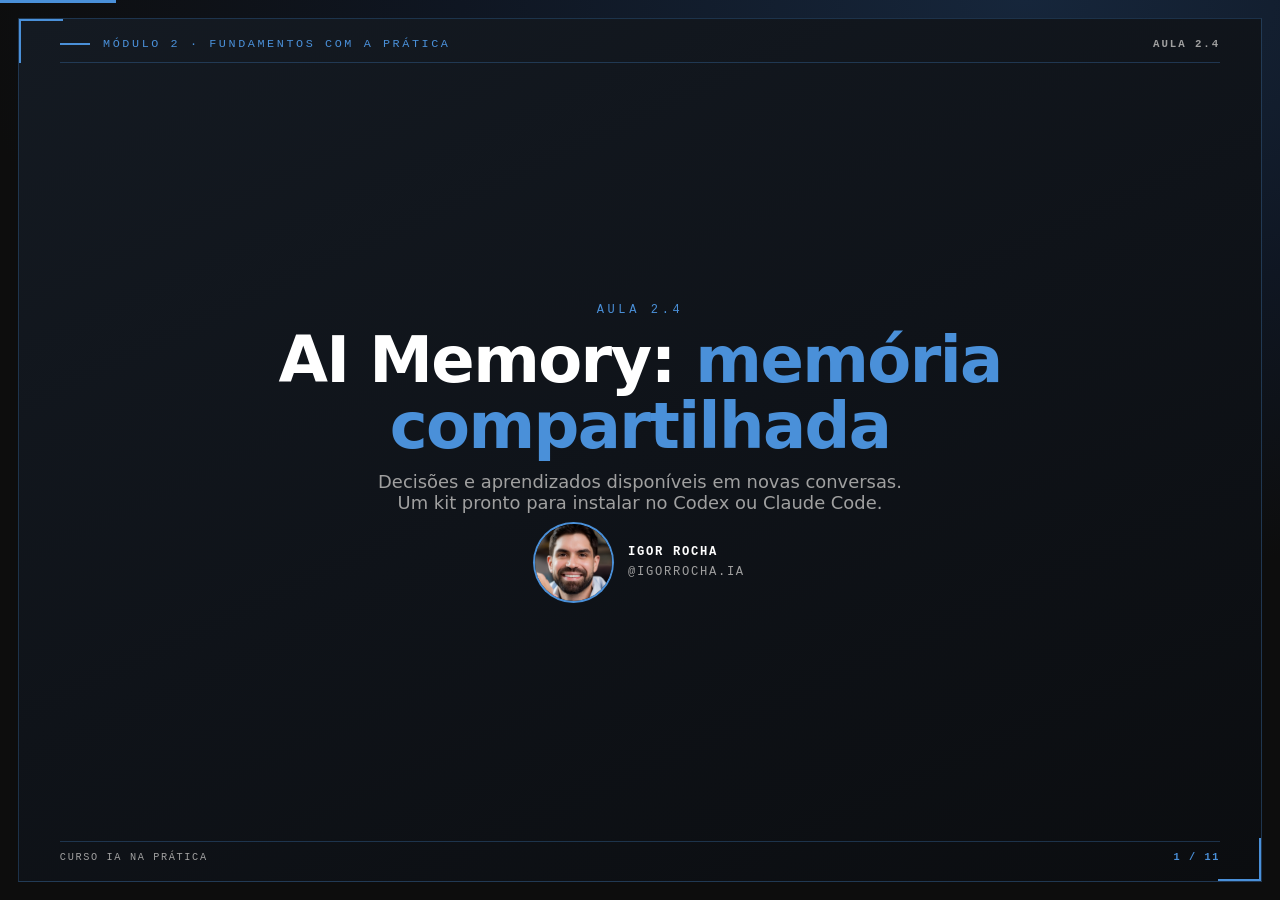
<file: aula/index.html>
<!DOCTYPE html>

<html lang="pt-BR">
<head>
<meta charset="utf-8"/>
<meta content="width=device-width,initial-scale=1" name="viewport"/>
<title>Aula 2.4 AI Memory compartilhada</title>
<link href="deck.css" rel="stylesheet"/>
<style>
:root{--disp:"Segoe UI",system-ui,sans-serif;--sans:"Segoe UI",system-ui,sans-serif;--mono:Consolas,"Courier New",monospace;--purple:#4A90D9}
.arvore{width:100%;margin:.5rem 0;padding:1rem 1.2rem;border:1px solid var(--rule-soft);border-radius:6px;background:#101820;color:var(--fg);font:clamp(1rem,1.35vw,1.35rem)/1.45 var(--mono);white-space:pre-wrap;overflow-wrap:anywhere}
.arvore .mut{color:var(--mut)}
.flow{display:block;flex:1;min-height:0;width:100%;border:1px solid var(--rule);border-radius:6px;background:#060912}
.slide .body{gap:clamp(.7rem,1.3vh,1.1rem)}
.btns .btn{overflow-wrap:anywhere}
</style>
</head>
<body data-aula="Aula 2.4 AI Memory">
<div id="margin"></div><div class="progress" id="progress"></div><div class="deck">
<section class="slide cover" data-t="AI Memory compartilhada"><div class="sheet"><div class="hdr"><span class="eyebrow">Módulo 2 · Fundamentos com a prática</span><span class="wm-min">Aula 2.4</span></div><div class="body"><p class="kicker">Aula 2.4</p><h1>AI Memory: <span class="bl">memória compartilhada</span></h1><p class="sub">Decisões e aprendizados disponíveis em novas conversas.<br/>Um kit pronto para instalar no Codex ou Claude Code.</p><div class="assina"><img alt="" src="img/igor.jpg"/><span><b>Igor Rocha</b><br/>@igorrocha.ia</span></div></div><div class="stamp"><span>Curso IA na Prática</span><span class="num"></span></div></div></section>
<section class="slide" data-t="Conversas e decisões"><div class="sheet"><div class="hdr"><span class="eyebrow">Continuidade</span><span class="wm-min">Aula 2.4</span></div><div class="body"><h2>Novas conversas.<br/><span class="bl">Decisões preservadas.</span></h2><div class="cards c2"><div class="card"><p class="k">Cada conversa</p><h3>O trabalho continua</h3><p>A conversa termina; decisões continuam necessárias.</p></div><div class="card"><p class="k">Memória compartilhada</p><h3>Continuidade entre conversas</h3><p>Outra ferramenta autorizada encontra o que foi guardado.</p></div></div><p class="lead">As decisões ficam disponíveis para continuar depois.</p></div><div class="stamp"><span>Curso IA na Prática</span><span class="num"></span></div></div></section>
<section class="slide" data-t="Origem: Fabio Akita"><div class="sheet"><div class="hdr"><span class="eyebrow">Projeto aberto</span><span class="wm-min">Aula 2.4</span></div><div class="body"><h2>AI Memory, <span class="bl">de Fabio Akita</span></h2><div class="card"><p class="k">Projeto aberto</p><h3>Criado por Fabio Akita</h3><p>Base da memória compartilhada apresentada nesta aula.</p></div><div class="btns"><a class="btn" href="https://github.com/akitaonrails/ai-memory/tree/v3.2.0">AI Memory no GitHub · v3.2.0</a></div></div><div class="stamp"><span>Curso IA na Prática</span><span class="num"></span></div></div></section>
<section class="slide" data-t="A ligação entre IA e memória"><div class="sheet"><div class="hdr"><span class="eyebrow">Conexão</span><span class="wm-min">Aula 2.4</span></div><div class="body"><h2>MCP: <span class="bl">ligação entre IA e memória</span></h2><iframe class="flow" loading="lazy" src="../diagramas/fluxo-mcp.html?v=20261026-negocio" title="Clientes conectados ao servidor por MCP"></iframe></div><div class="stamp"><span>Curso IA na Prática</span><span class="num"></span></div></div></section>
<section class="slide" data-t="Computador ou servidor na internet"><div class="sheet"><div class="hdr"><span class="eyebrow">Disponibilidade</span><span class="wm-min">Aula 2.4</span></div><div class="body"><h2>Computador ligado ou <span class="bl">servidor na internet</span></h2><div class="cards c2"><div class="card"><p class="k">Computador</p><h3>Computador conectado</h3><p>Para consultar a memória, o computador precisa estar ligado e conectado.</p></div><div class="card"><p class="k">Servidor na internet</p><h3>Acesso de outros lugares</h3><p>A pessoa ou empresa administra o serviço e seus acessos.</p></div></div><p class="lead">Uso pessoal ou equipe, com acesso autorizado.</p></div><div class="stamp"><span>Curso IA na Prática</span><span class="num"></span></div></div></section>
<section class="slide" data-t="Instruções de consulta e gravação"><div class="sheet"><div class="hdr"><span class="eyebrow">Regras de uso</span><span class="wm-min">Aula 2.4</span></div><div class="body"><h2>Regras orientam.<br/><span class="bl">Project Brain preserva.</span></h2><div class="cards c2"><div class="card"><p class="k">Regras salvas</p><h3>AGENTS.md e CLAUDE.md</h3><p>Arquivos orientam quando consultar e guardar informações.</p></div><div class="card"><p class="k">Skill (procedimento pronto)</p><h3>Project Brain</h3><p>Ao pedir “encerrar sessão”, preserva decisões, aprendizados e pendências.</p></div></div><p class="lead">Conectar a memória e registrar atividades são ajustes separados.</p></div><div class="stamp"><span>Curso IA na Prática</span><span class="num"></span></div></div></section>
<section class="slide" data-t="Páginas organizadas e conectadas"><div class="sheet"><div class="hdr"><span class="eyebrow">Organização</span><span class="wm-min">Aula 2.4</span></div><div class="body"><h2>Decisões, procedimentos e <span class="bl">referências</span></h2><pre class="arvore">wiki/
├── inicio.md
├── decisoes/
├── procedimentos/
└── referencias/</pre><p class="lead">Páginas organizadas e conectadas, com fonte e data.<br/>Busca para recuperar o que importa.</p></div><div class="stamp"><span>Curso IA na Prática</span><span class="num"></span></div></div></section>
<section class="slide" data-t="Como a memória funciona"><div class="sheet"><div class="hdr"><span class="eyebrow">Projeto criado por Fabio Akita</span><span class="wm-min">Aula 2.4</span></div><div class="body"><h2>Como a <span class="bl">memória funciona</span></h2><iframe class="flow" loading="lazy" src="../diagramas/arquitetura-original.html?v=20261026-negocio" title="Mapa do AI Memory original, v3.2.0"></iframe><div class="btns"><a class="btn alt nova" href="https://github.com/akitaonrails/ai-memory/tree/v3.2.0">Projeto de Fabio Akita</a></div></div><div class="stamp"><span>Curso IA na Prática</span><span class="num"></span></div></div></section>
<section class="slide" data-t="Como usar na sua rotina"><div class="sheet"><div class="hdr"><span class="eyebrow">Adaptações para o uso diário</span><span class="wm-min">Aula 2.4</span></div><div class="body"><h2>Como usar na <span class="bl">sua rotina</span></h2><iframe class="flow" loading="lazy" src="../diagramas/nossa-camada.html?v=20261026-negocio" title="Regras, integração e operação sobre AI Memory"></iframe><div class="btns"><a class="btn alt nova" href="https://github.com/AIgorrocha/ai-memory-integracao">Kit para instalar</a></div></div><div class="stamp"><span>Curso IA na Prática</span><span class="num"></span></div></div></section>
<section class="slide" data-t="Instalar o kit"><div class="sheet"><div class="hdr"><span class="eyebrow">Instalação prática</span><span class="wm-min">Aula 2.4</span></div><div class="body"><h2>Abrir o kit.<br/><span class="bl">Pedir a instalação.</span></h2><div class="comando">Instale o AI Memory e o Project Brain nesta ferramenta usando PROMPT-INSTALAR.md. Configure o pedido “encerrar sessão”. Preserve o que já está configurado e mostre o plano antes de aplicar.</div><div class="btns"><a class="btn" href="https://github.com/AIgorrocha/ai-memory-integracao">Kit AI Memory no GitHub</a><a class="btn alt" href="https://github.com/akitaonrails/ai-memory/tree/v3.2.0">Original Akita · v3.2.0</a><a class="btn alt nova" href="https://github.com/AIgorrocha/ai-memory-integracao/blob/main/README.md">Guia do kit</a></div></div><div class="stamp"><span>Curso IA na Prática</span><span class="num"></span></div></div></section>
<section class="slide" data-t="Conferência prática"><div class="sheet"><div class="hdr"><span class="eyebrow">Continuar depois</span><span class="wm-min">Aula 2.4</span></div><div class="body"><h2>Conectar, consultar e <span class="bl">conferir</span></h2><ol class="rail"><li><i>01</i><span><b>Conferir</b> a conexão e se o Project Brain está disponível.</span></li><li><i>02</i><span><b>“Encerrar sessão”</b>: guardar e ler o que foi salvo.</span></li><li><i>03</i><span><b>Nova conversa</b>: recuperar o registro no mesmo projeto.</span></li></ol><p class="lead">Exemplo de teste somente em projeto de teste autorizado.<br/>Se não houver informação nova para guardar, informar isso.</p></div><div class="stamp"><span>Curso IA na Prática</span><span class="num"></span></div></div></section>
</div><script src="deck.js"></script></body></html>
</file>
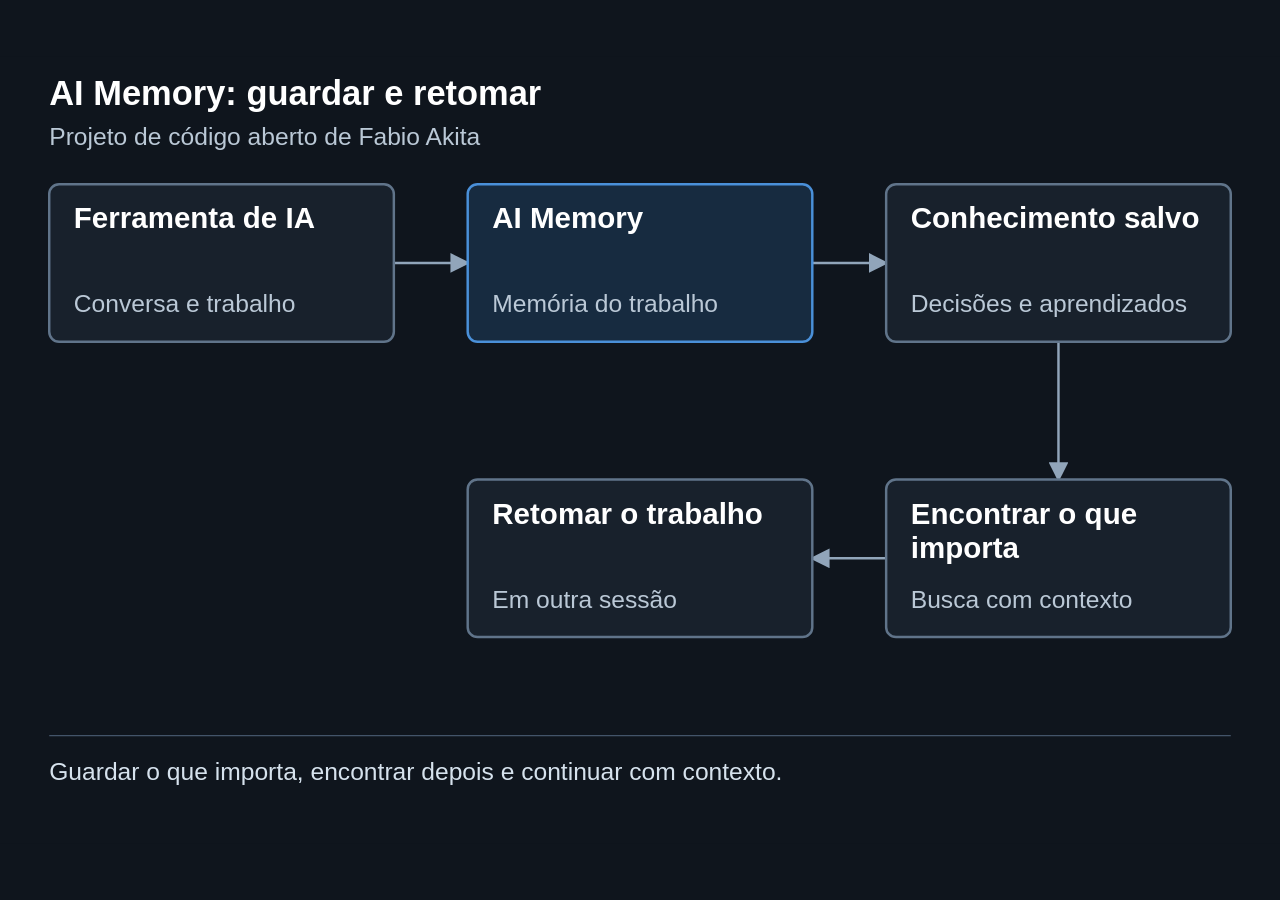
<file: diagramas/arquitetura-original.html>
<!doctype html><html lang="pt-BR"><head><meta charset="utf-8"><meta name="viewport" content="width=device-width,initial-scale=1"><title>AI Memory: guardar e retomar</title><style>:root{color-scheme:dark}*{box-sizing:border-box}html,body{height:100%;width:100%;overflow:hidden;margin:0;background:#0f151d;color:#fff;font-family:"Segoe UI",sans-serif}svg{display:block;width:100%;height:100%}g.node{cursor:pointer}g.node:hover rect,g.node:focus rect,g.node.active rect{stroke:#4A90D9;stroke-width:4}g.node:focus{outline:none}path[data-from].lit{stroke:#4A90D9;stroke-width:4}@media(prefers-reduced-motion:reduce){*{transition:none}}</style></head><body><svg xmlns="http://www.w3.org/2000/svg" viewBox="0 0 1040 640" role="img" aria-labelledby="arquitetura-original-title arquitetura-original-desc"><title id="arquitetura-original-title">AI Memory: guardar e retomar</title><desc id="arquitetura-original-desc">Uma ferramenta de IA guarda conhecimento na memória, encontra o que importa e ajuda a retomar o trabalho.</desc><defs><marker id="arquitetura-original-arrow" markerWidth="8" markerHeight="8" refX="7" refY="4" orient="auto"><path d="M0 0L8 4L0 8Z" fill="#91a5ba"/></marker></defs><rect width="1040" height="640" fill="#0f151d"/><text x="40" y="40" fill="#fff" font-family="Segoe UI, sans-serif" font-size="28" font-weight="600">AI Memory: guardar e retomar</text><text x="40" y="72" fill="#bac8d6" font-family="Segoe UI, sans-serif" font-size="20">Projeto de código aberto de Fabio Akita</text><path data-from="cli" data-to="mcp" d="M320 168H380" fill="none" stroke="#91a5ba" stroke-width="2" marker-end="url(#arquitetura-original-arrow)"/><path data-from="mcp" data-to="wiki" d="M660 168H720" fill="none" stroke="#91a5ba" stroke-width="2" marker-end="url(#arquitetura-original-arrow)"/><path data-from="wiki" data-to="index" d="M860 232V344" fill="none" stroke="#91a5ba" stroke-width="2" marker-end="url(#arquitetura-original-arrow)"/><path data-from="index" data-to="consolidation" d="M720 408H660" fill="none" stroke="#91a5ba" stroke-width="2" marker-end="url(#arquitetura-original-arrow)"/><g class="node" id="arquitetura-original-cli" data-key="cli" tabindex="0" role="button" aria-label="Ferramenta de IA"><title>A pessoa trabalha na ferramenta de IA e pede para consultar ou guardar informação.</title><rect x="40" y="104" width="280" height="128" rx="8" fill="#18212c" stroke="#60748a" stroke-width="2"/><text x="60" y="140" fill="#fff" font-family="Segoe UI, sans-serif" font-size="24" font-weight="600">Ferramenta de IA</text><text x="60" y="208" fill="#bac8d6" font-family="Segoe UI, sans-serif" font-size="20">Conversa e trabalho</text></g><g class="node" id="arquitetura-original-mcp" data-key="mcp" tabindex="0" role="button" aria-label="AI Memory"><title>O AI Memory organiza o conhecimento que foi autorizado a guardar.</title><rect x="380" y="104" width="280" height="128" rx="8" fill="#172b40" stroke="#4A90D9" stroke-width="2"/><text x="400" y="140" fill="#fff" font-family="Segoe UI, sans-serif" font-size="24" font-weight="600">AI Memory</text><text x="400" y="208" fill="#bac8d6" font-family="Segoe UI, sans-serif" font-size="20">Memória do trabalho</text></g><g class="node" id="arquitetura-original-wiki" data-key="wiki" tabindex="0" role="button" aria-label="Conhecimento salvo"><title>Decisões e aprendizados ficam ligados às suas fontes e datas.</title><rect x="720" y="104" width="280" height="128" rx="8" fill="#18212c" stroke="#60748a" stroke-width="2"/><text x="740" y="140" fill="#fff" font-family="Segoe UI, sans-serif" font-size="24" font-weight="600">Conhecimento salvo</text><text x="740" y="208" fill="#bac8d6" font-family="Segoe UI, sans-serif" font-size="20">Decisões e aprendizados</text></g><g class="node" id="arquitetura-original-index" data-key="index" tabindex="0" role="button" aria-label="Encontrar o que importa"><title>A busca recupera registros relevantes; a fonte precisa ser conferida.</title><rect x="720" y="344" width="280" height="128" rx="8" fill="#18212c" stroke="#60748a" stroke-width="2"/><text x="740" y="380" fill="#fff" font-family="Segoe UI, sans-serif" font-size="24" font-weight="600">Encontrar o que</text><text x="740" y="408" fill="#fff" font-family="Segoe UI, sans-serif" font-size="24" font-weight="600">importa</text><text x="740" y="448" fill="#bac8d6" font-family="Segoe UI, sans-serif" font-size="20">Busca com contexto</text></g><g class="node" id="arquitetura-original-consolidation" data-key="consolidation" tabindex="0" role="button" aria-label="Retomar o trabalho"><title>Outra sessão ou ferramenta conectada pode recuperar o contexto e continuar o trabalho.</title><rect x="380" y="344" width="280" height="128" rx="8" fill="#18212c" stroke="#60748a" stroke-width="2"/><text x="400" y="380" fill="#fff" font-family="Segoe UI, sans-serif" font-size="24" font-weight="600">Retomar o trabalho</text><text x="400" y="448" fill="#bac8d6" font-family="Segoe UI, sans-serif" font-size="20">Em outra sessão</text></g><path d="M40 552H1000" stroke="#435469"/><text id="detail" x="40" y="588" fill="#d6e2ed" font-family="Segoe UI, sans-serif" font-size="20"><tspan id="detail-line-1" x="40" y="588">Guardar o que importa, encontrar depois e continuar com contexto.</tspan><tspan id="detail-line-2" x="40" y="616"></tspan></text></svg><script>const details={"cli": ["A pessoa trabalha na ferramenta de IA e pede para consultar ou guardar informação."], "mcp": ["O AI Memory organiza o conhecimento que foi autorizado a guardar."], "wiki": ["Decisões e aprendizados ficam ligados às suas fontes e datas."], "index": ["A busca recupera registros relevantes; a fonte precisa ser conferida."], "consolidation": ["Outra sessão ou ferramenta conectada pode recuperar o contexto e continuar o trabalho."]};const nodes=[...document.querySelectorAll("g.node")];function focusNode(n){nodes.forEach(x=>x.classList.toggle("active",x===n));const lines=details[n.dataset.key];document.getElementById("detail-line-1").textContent=lines[0]||"";document.getElementById("detail-line-2").textContent=lines[1]||"";document.querySelectorAll("path[data-from]").forEach(e=>e.classList.toggle("lit",e.dataset.from===n.dataset.key||e.dataset.to===n.dataset.key));}nodes.forEach(n=>{n.addEventListener("mouseenter",()=>focusNode(n));n.addEventListener("focus",()=>focusNode(n));n.addEventListener("click",()=>focusNode(n));n.addEventListener("keydown",e=>{if(e.key==="Enter"||e.key===" "){e.preventDefault();focusNode(n);}})});</script></body></html>
</file>
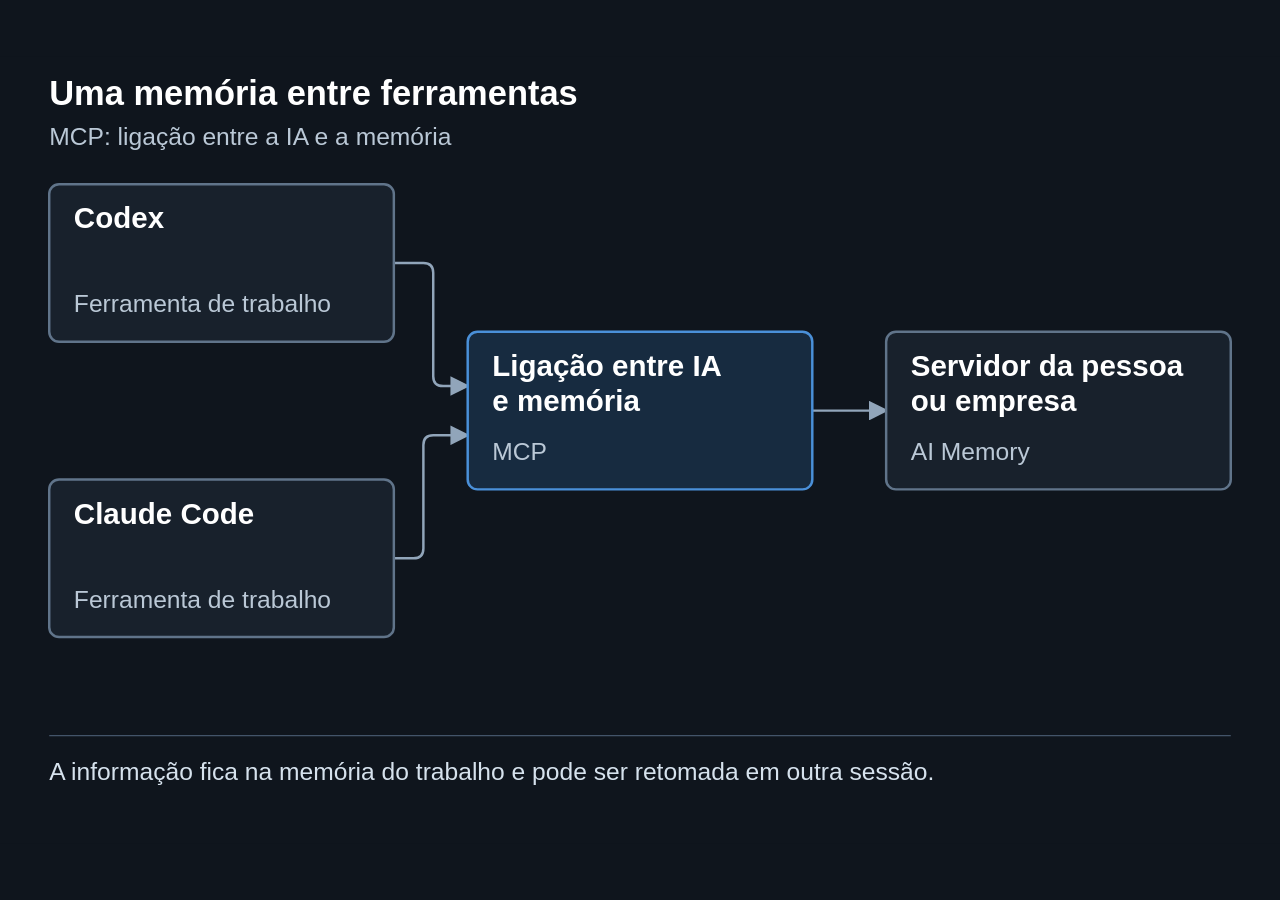
<file: diagramas/fluxo-mcp.html>
<!doctype html><html lang="pt-BR"><head><meta charset="utf-8"><meta name="viewport" content="width=device-width,initial-scale=1"><title>Uma memória entre ferramentas</title><style>:root{color-scheme:dark}*{box-sizing:border-box}html,body{height:100%;width:100%;overflow:hidden;margin:0;background:#0f151d;color:#fff;font-family:"Segoe UI",sans-serif}svg{display:block;width:100%;height:100%}g.node{cursor:pointer}g.node:hover rect,g.node:focus rect,g.node.active rect{stroke:#4A90D9;stroke-width:4}g.node:focus{outline:none}path[data-from].lit{stroke:#4A90D9;stroke-width:4}@media(prefers-reduced-motion:reduce){*{transition:none}}</style></head><body><svg xmlns="http://www.w3.org/2000/svg" viewBox="0 0 1040 640" role="img" aria-labelledby="fluxo-mcp-title fluxo-mcp-desc"><title id="fluxo-mcp-title">Uma memória entre ferramentas</title><desc id="fluxo-mcp-desc">Codex e Claude Code acessam a memória no servidor da pessoa ou empresa.</desc><defs><marker id="fluxo-mcp-arrow" markerWidth="8" markerHeight="8" refX="7" refY="4" orient="auto"><path d="M0 0L8 4L0 8Z" fill="#91a5ba"/></marker></defs><rect width="1040" height="640" fill="#0f151d"/><text x="40" y="40" fill="#fff" font-family="Segoe UI, sans-serif" font-size="28" font-weight="600">Uma memória entre ferramentas</text><text x="40" y="72" fill="#bac8d6" font-family="Segoe UI, sans-serif" font-size="20">MCP: ligação entre a IA e a memória</text><path data-from="codex" data-to="mcp" d="M320 168H344Q352 168 352 176V260Q352 268 360 268H380" fill="none" stroke="#91a5ba" stroke-width="2" marker-end="url(#fluxo-mcp-arrow)"/><path data-from="claude" data-to="mcp" d="M320 408H336Q344 408 344 400V316Q344 308 352 308H380" fill="none" stroke="#91a5ba" stroke-width="2" marker-end="url(#fluxo-mcp-arrow)"/><path data-from="mcp" data-to="memoria" d="M660 288H720" fill="none" stroke="#91a5ba" stroke-width="2" marker-end="url(#fluxo-mcp-arrow)"/><g class="node" id="fluxo-mcp-codex" data-key="codex" tabindex="0" role="button" aria-label="Codex"><title>O Codex consulta e registra o que estiver autorizado na memória.</title><rect x="40" y="104" width="280" height="128" rx="8" fill="#18212c" stroke="#60748a" stroke-width="2"/><text x="60" y="140" fill="#fff" font-family="Segoe UI, sans-serif" font-size="24" font-weight="600">Codex</text><text x="60" y="208" fill="#bac8d6" font-family="Segoe UI, sans-serif" font-size="20">Ferramenta de trabalho</text></g><g class="node" id="fluxo-mcp-claude" data-key="claude" tabindex="0" role="button" aria-label="Claude Code"><title>O Claude Code pode retomar informações da mesma memória, com acesso configurado.</title><rect x="40" y="344" width="280" height="128" rx="8" fill="#18212c" stroke="#60748a" stroke-width="2"/><text x="60" y="380" fill="#fff" font-family="Segoe UI, sans-serif" font-size="24" font-weight="600">Claude Code</text><text x="60" y="448" fill="#bac8d6" font-family="Segoe UI, sans-serif" font-size="20">Ferramenta de trabalho</text></g><g class="node" id="fluxo-mcp-mcp" data-key="mcp" tabindex="0" role="button" aria-label="Ligação entre IA e memória"><title>A conexão permite levar o pedido à memória e trazer a informação encontrada.</title><rect x="380" y="224" width="280" height="128" rx="8" fill="#172b40" stroke="#4A90D9" stroke-width="2"/><text x="400" y="260" fill="#fff" font-family="Segoe UI, sans-serif" font-size="24" font-weight="600">Ligação entre IA</text><text x="400" y="288" fill="#fff" font-family="Segoe UI, sans-serif" font-size="24" font-weight="600">e memória</text><text x="400" y="328" fill="#bac8d6" font-family="Segoe UI, sans-serif" font-size="20">MCP</text></g><g class="node" id="fluxo-mcp-memoria" data-key="memoria" tabindex="0" role="button" aria-label="Servidor da pessoa ou empresa"><title>A pessoa ou empresa administra o servidor e decide quem pode acessar a memória.</title><rect x="720" y="224" width="280" height="128" rx="8" fill="#18212c" stroke="#60748a" stroke-width="2"/><text x="740" y="260" fill="#fff" font-family="Segoe UI, sans-serif" font-size="24" font-weight="600">Servidor da pessoa</text><text x="740" y="288" fill="#fff" font-family="Segoe UI, sans-serif" font-size="24" font-weight="600">ou empresa</text><text x="740" y="328" fill="#bac8d6" font-family="Segoe UI, sans-serif" font-size="20">AI Memory</text></g><path d="M40 552H1000" stroke="#435469"/><text id="detail" x="40" y="588" fill="#d6e2ed" font-family="Segoe UI, sans-serif" font-size="20"><tspan id="detail-line-1" x="40" y="588">A informação fica na memória do trabalho e pode ser retomada em outra sessão.</tspan><tspan id="detail-line-2" x="40" y="616"></tspan></text></svg><script>const details={"codex": ["O Codex consulta e registra o que estiver autorizado na memória."], "claude": ["O Claude Code pode retomar informações da mesma memória, com acesso configurado."], "mcp": ["A conexão permite levar o pedido à memória e trazer a informação encontrada."], "memoria": ["A pessoa ou empresa administra o servidor e decide quem pode acessar a memória."]};const nodes=[...document.querySelectorAll("g.node")];function focusNode(n){nodes.forEach(x=>x.classList.toggle("active",x===n));const lines=details[n.dataset.key];document.getElementById("detail-line-1").textContent=lines[0]||"";document.getElementById("detail-line-2").textContent=lines[1]||"";document.querySelectorAll("path[data-from]").forEach(e=>e.classList.toggle("lit",e.dataset.from===n.dataset.key||e.dataset.to===n.dataset.key));}nodes.forEach(n=>{n.addEventListener("mouseenter",()=>focusNode(n));n.addEventListener("focus",()=>focusNode(n));n.addEventListener("click",()=>focusNode(n));n.addEventListener("keydown",e=>{if(e.key==="Enter"||e.key===" "){e.preventDefault();focusNode(n);}})});</script></body></html>
</file>
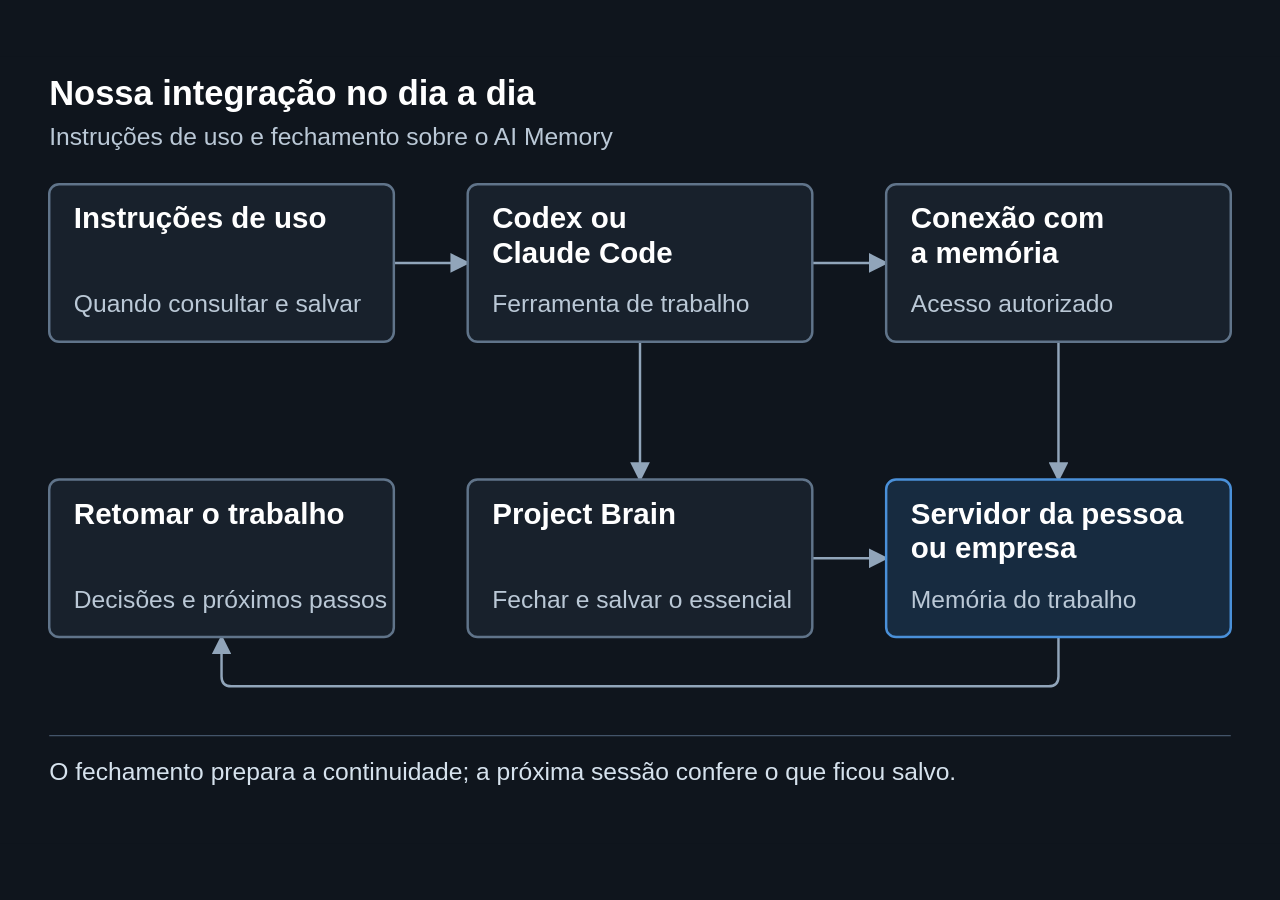
<file: diagramas/nossa-camada.html>
<!doctype html><html lang="pt-BR"><head><meta charset="utf-8"><meta name="viewport" content="width=device-width,initial-scale=1"><title>Nossa integração no dia a dia</title><style>:root{color-scheme:dark}*{box-sizing:border-box}html,body{height:100%;width:100%;overflow:hidden;margin:0;background:#0f151d;color:#fff;font-family:"Segoe UI",sans-serif}svg{display:block;width:100%;height:100%}g.node{cursor:pointer}g.node:hover rect,g.node:focus rect,g.node.active rect{stroke:#4A90D9;stroke-width:4}g.node:focus{outline:none}path[data-from].lit{stroke:#4A90D9;stroke-width:4}@media(prefers-reduced-motion:reduce){*{transition:none}}</style></head><body><svg xmlns="http://www.w3.org/2000/svg" viewBox="0 0 1040 640" role="img" aria-labelledby="nossa-camada-title nossa-camada-desc"><title id="nossa-camada-title">Nossa integração no dia a dia</title><desc id="nossa-camada-desc">Instruções orientam Codex ou Claude Code; Project Brain fecha a sessão e a conexão leva à memória administrada pela pessoa ou empresa.</desc><defs><marker id="nossa-camada-arrow" markerWidth="8" markerHeight="8" refX="7" refY="4" orient="auto"><path d="M0 0L8 4L0 8Z" fill="#91a5ba"/></marker></defs><rect width="1040" height="640" fill="#0f151d"/><text x="40" y="40" fill="#fff" font-family="Segoe UI, sans-serif" font-size="28" font-weight="600">Nossa integração no dia a dia</text><text x="40" y="72" fill="#bac8d6" font-family="Segoe UI, sans-serif" font-size="20">Instruções de uso e fechamento sobre o AI Memory</text><path data-from="rules" data-to="codex" d="M320 168H380" fill="none" stroke="#91a5ba" stroke-width="2" marker-end="url(#nossa-camada-arrow)"/><path data-from="codex" data-to="bridge" d="M660 168H720" fill="none" stroke="#91a5ba" stroke-width="2" marker-end="url(#nossa-camada-arrow)"/><path data-from="bridge" data-to="server" d="M860 232V344" fill="none" stroke="#91a5ba" stroke-width="2" marker-end="url(#nossa-camada-arrow)"/><path data-from="codex" data-to="operations" d="M520 232V344" fill="none" stroke="#91a5ba" stroke-width="2" marker-end="url(#nossa-camada-arrow)"/><path data-from="operations" data-to="server" d="M660 408H720" fill="none" stroke="#91a5ba" stroke-width="2" marker-end="url(#nossa-camada-arrow)"/><path data-from="server" data-to="shared-wiki" d="M860 472V504Q860 512 852 512H188Q180 512 180 504V472" fill="none" stroke="#91a5ba" stroke-width="2" marker-end="url(#nossa-camada-arrow)"/><g class="node" id="nossa-camada-rules" data-key="rules" tabindex="0" role="button" aria-label="Instruções de uso"><title>As instruções orientam a ferramenta a consultar a memória e guardar o que precisa permanecer.</title><rect x="40" y="104" width="280" height="128" rx="8" fill="#18212c" stroke="#60748a" stroke-width="2"/><text x="60" y="140" fill="#fff" font-family="Segoe UI, sans-serif" font-size="24" font-weight="600">Instruções de uso</text><text x="60" y="208" fill="#bac8d6" font-family="Segoe UI, sans-serif" font-size="20">Quando consultar e salvar</text></g><g class="node" id="nossa-camada-codex" data-key="codex" tabindex="0" role="button" aria-label="Codex ou Claude Code"><title>A pessoa usa a ferramenta que está conectada e autorizada a acessar a memória.</title><rect x="380" y="104" width="280" height="128" rx="8" fill="#18212c" stroke="#60748a" stroke-width="2"/><text x="400" y="140" fill="#fff" font-family="Segoe UI, sans-serif" font-size="24" font-weight="600">Codex ou</text><text x="400" y="168" fill="#fff" font-family="Segoe UI, sans-serif" font-size="24" font-weight="600">Claude Code</text><text x="400" y="208" fill="#bac8d6" font-family="Segoe UI, sans-serif" font-size="20">Ferramenta de trabalho</text></g><g class="node" id="nossa-camada-bridge" data-key="bridge" tabindex="0" role="button" aria-label="Conexão com a memória"><title>A conexão liga a ferramenta ao servidor escolhido, respeitando o acesso configurado.</title><rect x="720" y="104" width="280" height="128" rx="8" fill="#18212c" stroke="#60748a" stroke-width="2"/><text x="740" y="140" fill="#fff" font-family="Segoe UI, sans-serif" font-size="24" font-weight="600">Conexão com</text><text x="740" y="168" fill="#fff" font-family="Segoe UI, sans-serif" font-size="24" font-weight="600">a memória</text><text x="740" y="208" fill="#bac8d6" font-family="Segoe UI, sans-serif" font-size="20">Acesso autorizado</text></g><g class="node" id="nossa-camada-shared-wiki" data-key="shared-wiki" tabindex="0" role="button" aria-label="Retomar o trabalho"><title>A próxima sessão consulta o que ficou salvo e confere as pendências antes de continuar.</title><rect x="40" y="344" width="280" height="128" rx="8" fill="#18212c" stroke="#60748a" stroke-width="2"/><text x="60" y="380" fill="#fff" font-family="Segoe UI, sans-serif" font-size="24" font-weight="600">Retomar o trabalho</text><text x="60" y="448" fill="#bac8d6" font-family="Segoe UI, sans-serif" font-size="20">Decisões e próximos passos</text></g><g class="node" id="nossa-camada-operations" data-key="operations" tabindex="0" role="button" aria-label="Project Brain"><title>Após instalar e validar, diga encerrar sessão para guardar decisões e preparar a continuidade.</title><rect x="380" y="344" width="280" height="128" rx="8" fill="#18212c" stroke="#60748a" stroke-width="2"/><text x="400" y="380" fill="#fff" font-family="Segoe UI, sans-serif" font-size="24" font-weight="600">Project Brain</text><text x="400" y="448" fill="#bac8d6" font-family="Segoe UI, sans-serif" font-size="20">Fechar e salvar o essencial</text></g><g class="node" id="nossa-camada-server" data-key="server" tabindex="0" role="button" aria-label="Servidor da pessoa ou empresa"><title>O servidor é administrado pela pessoa ou empresa; o AI Memory mantém os registros autorizados.</title><rect x="720" y="344" width="280" height="128" rx="8" fill="#172b40" stroke="#4A90D9" stroke-width="2"/><text x="740" y="380" fill="#fff" font-family="Segoe UI, sans-serif" font-size="24" font-weight="600">Servidor da pessoa</text><text x="740" y="408" fill="#fff" font-family="Segoe UI, sans-serif" font-size="24" font-weight="600">ou empresa</text><text x="740" y="448" fill="#bac8d6" font-family="Segoe UI, sans-serif" font-size="20">Memória do trabalho</text></g><path d="M40 552H1000" stroke="#435469"/><text id="detail" x="40" y="588" fill="#d6e2ed" font-family="Segoe UI, sans-serif" font-size="20"><tspan id="detail-line-1" x="40" y="588">O fechamento prepara a continuidade; a próxima sessão confere o que ficou salvo.</tspan><tspan id="detail-line-2" x="40" y="616"></tspan></text></svg><script>const details={"rules": ["As instruções orientam a ferramenta a consultar a memória e guardar o que precisa", "permanecer."], "codex": ["A pessoa usa a ferramenta que está conectada e autorizada a acessar a memória."], "bridge": ["A conexão liga a ferramenta ao servidor escolhido, respeitando o acesso configurado."], "shared-wiki": ["A próxima sessão consulta o que ficou salvo e confere as pendências antes de continuar."], "operations": ["Após instalar e validar, diga encerrar sessão para guardar decisões e preparar a", "continuidade."], "server": ["O servidor é administrado pela pessoa ou empresa; o AI Memory mantém os registros", "autorizados."]};const nodes=[...document.querySelectorAll("g.node")];function focusNode(n){nodes.forEach(x=>x.classList.toggle("active",x===n));const lines=details[n.dataset.key];document.getElementById("detail-line-1").textContent=lines[0]||"";document.getElementById("detail-line-2").textContent=lines[1]||"";document.querySelectorAll("path[data-from]").forEach(e=>e.classList.toggle("lit",e.dataset.from===n.dataset.key||e.dataset.to===n.dataset.key));}nodes.forEach(n=>{n.addEventListener("mouseenter",()=>focusNode(n));n.addEventListener("focus",()=>focusNode(n));n.addEventListener("click",()=>focusNode(n));n.addEventListener("keydown",e=>{if(e.key==="Enter"||e.key===" "){e.preventDefault();focusNode(n);}})});</script></body></html>
</file>
<file: aula/deck.css>
/* Deck do curso IA na Prática (prancha com moldura, cabeçalho e carimbo no rodapé),
   na identidade @igorrocha.ia. Este arquivo e o deck.js montam os slides da aula. */
:root{
  --bg:#0D0D0D;--surface:#1A1A1A;--fg:#FFFFFF;--mut:#A0A0A0;
  --blue:#4A90D9;--purple:#7C3AED;--green:#10B981;--red:#EF4444;
  --rule:rgba(74,144,217,.28);--rule-soft:rgba(255,255,255,.10);
  --disp:"Space Grotesk","Segoe UI",system-ui,sans-serif;
  --sans:"Inter","Segoe UI",system-ui,sans-serif;
  --mono:"JetBrains Mono",ui-monospace,Consolas,monospace;
  --gutter:clamp(.7rem,1.4vw,1.4rem);
  --pad-x:clamp(1.5rem,3.2vw,3.4rem);
  --pad-y:clamp(1rem,2vh,1.8rem);
  color-scheme:dark;
}
*{margin:0;padding:0;box-sizing:border-box}
html,body{height:100%;overflow:hidden;background:var(--bg)}
body{font-family:var(--sans);color:var(--fg);-webkit-font-smoothing:antialiased}
img{display:block;max-width:100%}
a{color:inherit}

#margin{position:fixed;inset:0;background:radial-gradient(110% 85% at 80% 0%,#16263b 0%,#0f1622 40%,#0D0D0D 75%)}
.deck{position:fixed;inset:0;z-index:2}
.slide{position:absolute;inset:0;padding:var(--gutter);opacity:0;visibility:hidden;
  transform:translateX(24px);transition:opacity .32s ease,transform .32s ease,visibility .32s}
.slide.active{opacity:1;visibility:visible;transform:none;z-index:3}
.slide.prev{transform:translateX(-24px)}
@media (prefers-reduced-motion:reduce){.slide{transition:opacity .15s;transform:none!important}}

.sheet{position:relative;height:100%;display:flex;flex-direction:column;overflow:hidden;
  padding:var(--pad-y) var(--pad-x);border:1px solid var(--rule);
  background:linear-gradient(155deg,#141a22 0%,#0f1319 50%,#0b0d10 100%)}
.sheet::before,.sheet::after{content:"";position:absolute;width:2.6rem;height:2.6rem;pointer-events:none}
.sheet::before{left:-1px;top:-1px;border-left:3px solid var(--blue);border-top:3px solid var(--blue)}
.sheet::after{right:-1px;bottom:-1px;border-right:3px solid var(--purple);border-bottom:3px solid var(--purple)}

.hdr{flex:none;display:flex;align-items:center;justify-content:space-between;gap:1.5rem;
  padding-bottom:.7rem;border-bottom:1px solid var(--rule)}
.eyebrow{font-family:var(--mono);font-weight:500;font-size:clamp(.68rem,.92vw,.9rem);letter-spacing:.22em;
  text-transform:uppercase;color:var(--blue);display:flex;align-items:center;gap:.8rem}
.eyebrow::before{content:"";width:1.9rem;height:2px;background:var(--purple)}
.wm-min{font-family:var(--mono);font-weight:600;font-size:clamp(.62rem,.84vw,.8rem);letter-spacing:.18em;
  text-transform:uppercase;color:var(--mut);white-space:nowrap}

.body{flex:1 1 auto;min-height:0;overflow:hidden;display:flex;flex-direction:column;align-items:center;
  justify-content:center;gap:clamp(.8rem,2vh,1.7rem);padding:clamp(.8rem,2.2vh,2rem) 0}
.body>*{width:100%}

.stamp{flex:none;display:flex;align-items:center;justify-content:space-between;gap:1rem;
  border-top:1px solid var(--rule);padding-top:.6rem;font-family:var(--mono);
  font-size:clamp(.6rem,.8vw,.76rem);letter-spacing:.16em;text-transform:uppercase;color:var(--mut)}
.stamp .num{color:var(--blue);font-weight:600}

h1{font-family:var(--disp);font-weight:700;letter-spacing:-.025em;line-height:1.02}
h2{font-family:var(--disp);font-weight:700;letter-spacing:-.02em;line-height:1.08;text-align:center;
  font-size:clamp(2rem,3.7vw,3.6rem);max-width:30ch;margin-inline:auto;text-wrap:balance}
h2.sm{font-size:clamp(1.6rem,2.9vw,2.8rem);max-width:38ch}
.bl{color:var(--blue)}.pu{color:#a78bfa}.gr{color:var(--green)}.rd{color:var(--red)}
.lead{font-size:clamp(1.05rem,1.5vw,1.55rem);line-height:1.5;max-width:72ch;margin:0 auto;text-align:center;color:var(--mut)}
.lead b{color:var(--fg);font-weight:600}

/* frase-tese */
.thesis{border-top:4px solid var(--blue);padding-top:1rem;max-width:60rem;margin-inline:auto}
.thesis p{font-family:var(--disp);font-weight:700;letter-spacing:-.02em;text-align:center;
  font-size:clamp(1.7rem,3.2vw,3rem);line-height:1.14;text-wrap:balance}

/* cards */
.cards{display:grid;gap:clamp(.7rem,1.3vw,1.3rem)}
.cards.c2{grid-template-columns:repeat(2,1fr)}
.cards.c3{grid-template-columns:repeat(3,1fr)}
.cards.c4{grid-template-columns:repeat(4,1fr)}
.card{border:1px solid var(--rule-soft);border-left:3px solid var(--blue);background:rgba(74,144,217,.07);
  padding:clamp(.9rem,1.4vw,1.35rem) clamp(1rem,1.6vw,1.5rem);text-align:left}
.card.pu{border-left-color:var(--purple);background:rgba(124,58,237,.10)}
.card.gr{border-left-color:var(--green);background:rgba(16,185,129,.08)}
.card.rd{border-left-color:var(--red);background:rgba(239,68,68,.08)}
.card h3{font-family:var(--disp);font-weight:600;font-size:clamp(1.1rem,1.55vw,1.5rem);margin-bottom:.45rem;color:var(--fg)}
.card p{font-size:clamp(.98rem,1.3vw,1.3rem);line-height:1.45;color:var(--mut)}
.card .k{font-family:var(--mono);font-size:clamp(.66rem,.86vw,.84rem);letter-spacing:.18em;text-transform:uppercase;color:var(--blue);margin-bottom:.4rem}
.card.pu .k{color:#a78bfa}.card.gr .k{color:var(--green)}.card.rd .k{color:var(--red)}

/* trilho numerado */
.rail{list-style:none;display:flex;flex-direction:column}
.rail li{display:grid;grid-template-columns:3.2rem 1fr;gap:clamp(.9rem,1.6vw,1.5rem);align-items:baseline;
  padding:clamp(.5rem,1.6vh,1.3rem) 0;border-bottom:1px solid var(--rule-soft);
  font-size:clamp(1.1rem,1.6vw,1.6rem);line-height:1.4;color:var(--mut)}
.rail li:last-child{border-bottom:0}
.rail li i{font-family:var(--mono);font-style:normal;font-weight:600;color:var(--blue);font-size:clamp(.9rem,1.1vw,1.08rem)}
.rail li b{color:var(--fg);font-weight:600}

/* tabela */
.tbl{width:100%;border-collapse:collapse;font-size:clamp(1rem,1.35vw,1.35rem);text-align:left}
.tbl th,.tbl td{padding:clamp(.5rem,1.5vh,1.15rem) .95rem;border-bottom:1px solid var(--rule-soft);vertical-align:top;line-height:1.4}
.tbl thead th{font-family:var(--mono);font-weight:600;font-size:clamp(.7rem,.95vw,.92rem);letter-spacing:.16em;
  text-transform:uppercase;color:var(--blue);border-bottom:2px solid var(--blue)}
.tbl tbody th{font-weight:600;color:var(--fg);width:22%}
.tbl td{color:var(--mut)}
.tbl td.win{color:var(--green);font-weight:600}
.tbl tbody tr:last-child td,.tbl tbody tr:last-child th{border-bottom:0}
.blank{display:inline-block;min-width:9rem;border:2px dashed var(--rule);border-radius:6px;padding:.2rem .7rem;
  color:var(--mut);font-style:italic;font-size:.85em}

/* site real: print clicável que abre a página ao vivo */
.site{display:grid;grid-template-columns:1.55fr 1fr;gap:clamp(1rem,2vw,2rem);align-items:center}
.site .shot{display:block;border:1px solid var(--rule);background:#000;overflow:hidden;border-radius:6px;
  box-shadow:0 0 0 2px transparent;transition:box-shadow .15s}
.site .shot:hover,.site .shot:focus-visible{box-shadow:0 0 0 3px var(--blue);outline:none}
.site .shot img{width:100%;height:auto;max-height:62vh;object-fit:cover;object-position:top}
.site .side{display:flex;flex-direction:column;gap:clamp(.7rem,1.6vh,1.2rem);text-align:left}
.site .side h2{text-align:left;margin:0;font-size:clamp(1.8rem,3vw,3rem)}
.site .side .url{font-family:var(--mono);font-size:clamp(.8rem,1vw,1rem);color:var(--blue);word-break:break-all}
.site .side ul{list-style:none;display:grid;gap:.55rem}
.site .side li{font-size:clamp(1rem,1.3vw,1.3rem);line-height:1.4;color:var(--mut);padding-left:1rem;border-left:3px solid var(--purple)}
.site .side li b{color:var(--fg)}
.btn{display:inline-flex;align-items:center;gap:.6rem;width:fit-content;background:var(--blue);color:#fff;
  text-decoration:none;font-weight:700;font-size:clamp(1rem,1.25vw,1.25rem);padding:.75rem 1.3rem;border-radius:8px}
.btn:hover,.btn:focus-visible{background:#3a7cc4;outline:2px solid #fff;outline-offset:2px}
.btn.alt{background:transparent;border:2px solid var(--blue);color:var(--blue)}
.btns{display:flex;flex-wrap:wrap;gap:.8rem;justify-content:center}
.site .btns{justify-content:flex-start}

/* figura (fluxograma, print) ocupando a área livre */
.fig{display:flex;justify-content:center;align-items:center;min-height:0;flex:1}
.fig img{max-height:100%;max-width:100%;width:auto;height:auto;object-fit:contain;border-radius:6px}
.body>.fig{height:100%}

/* fluxograma archify nativo (interativo: passar o mouse mostra o caminho) */
.flow{flex:1;min-height:0;width:100%;border:1px solid var(--rule);border-radius:6px;background:#060912}
.blank:empty{min-height:1.6em;vertical-align:middle}

/* demonstração ao vivo: o que fazer na tela */
.demo{border:2px dashed var(--purple);background:rgba(124,58,237,.08);padding:clamp(.9rem,1.8vh,1.4rem) clamp(1.1rem,1.8vw,1.6rem);
  display:flex;align-items:center;gap:1.2rem;text-align:left}
.demo .tag{font-family:var(--mono);font-weight:600;font-size:clamp(.72rem,.95vw,.9rem);letter-spacing:.2em;
  text-transform:uppercase;color:#a78bfa;white-space:nowrap;border:1px solid #a78bfa;padding:.4rem .8rem}
.demo p{font-size:clamp(1rem,1.3vw,1.3rem);line-height:1.45;color:var(--mut)}
.demo p b{color:var(--fg)}

.comando{font-family:var(--mono);text-align:left;white-space:pre-wrap;border:1px solid var(--rule-soft);
  border-left:3px solid var(--blue);background:rgba(74,144,217,.07);padding:clamp(.8rem,1.5vw,1.3rem);
  font-size:clamp(.85rem,1.15vw,1.15rem);line-height:1.6;color:var(--fg)}
.comando .hl1{background:rgba(74,144,217,.35)}.comando .hl2{background:rgba(124,58,237,.4)}
.comando .hl3{background:rgba(16,185,129,.35)}.comando .hl4{background:rgba(239,68,68,.35)}

.fonte{flex:none;font-family:var(--mono);font-size:clamp(.58rem,.76vw,.72rem);letter-spacing:.08em;
  color:var(--mut);opacity:.75;text-align:right;width:100%;margin-top:.3rem}

/* divisor de bloco */
.divider .pn{font-family:var(--disp);font-weight:700;font-size:clamp(6rem,16vw,14rem);line-height:.8;
  letter-spacing:-.06em;color:transparent;-webkit-text-stroke:2px var(--blue);text-align:center}
.divider .pl{font-family:var(--mono);font-size:clamp(.74rem,.98vw,.94rem);letter-spacing:.3em;text-transform:uppercase;color:#a78bfa;text-align:center}
.divider .rule{width:5rem;height:3px;background:var(--purple);margin:0 auto}

/* capa e fecho */
.cover .body{gap:clamp(1rem,2.6vh,2rem)}
.cover .kicker{font-family:var(--mono);font-size:clamp(.72rem,.94vw,.9rem);letter-spacing:.3em;text-transform:uppercase;
  color:var(--blue);text-align:center}
.cover h1{font-size:clamp(2.4rem,5vw,4.8rem);text-align:center;max-width:22ch;margin-inline:auto;text-wrap:balance}
.cover .sub{font-size:clamp(1.05rem,1.4vw,1.4rem);color:var(--mut);text-align:center;max-width:60ch;margin-inline:auto}
.assina{display:flex;align-items:center;justify-content:center;gap:1rem}
.assina img{width:clamp(3.4rem,6vw,5.4rem);height:auto;border-radius:50%;box-shadow:0 0 0 2px var(--blue)}
.assina span{font-family:var(--mono);font-size:clamp(.7rem,.95vw,.92rem);letter-spacing:.14em;text-transform:uppercase;color:var(--mut);line-height:1.6;text-align:left}
.assina b{color:var(--fg)}

/* navegação */
.progress{position:fixed;top:0;left:0;height:3px;width:0;background:var(--blue);z-index:60;transition:width .3s}
.navbar{position:fixed;left:50%;bottom:0;transform:translate(-50%,110%);z-index:70;display:flex;gap:.6rem;align-items:center;
  padding:.55rem .8rem;background:rgba(13,13,13,.95);border:1px solid var(--rule);border-radius:10px 10px 0 0;
  font:13px var(--sans);color:var(--mut);transition:transform .15s}
.navbar.on{transform:translate(-50%,0)}
.navbar button,.navbar select{background:var(--surface);color:var(--fg);border:1px solid var(--rule);border-radius:6px;padding:.35rem .7rem;font:inherit;cursor:pointer}
:focus-visible{outline:2px solid var(--blue);outline-offset:3px}

@media(max-width:900px){
  .cards.c2,.cards.c3,.cards.c4,.site{grid-template-columns:1fr}
  html,body{overflow:auto}
}
</file>
